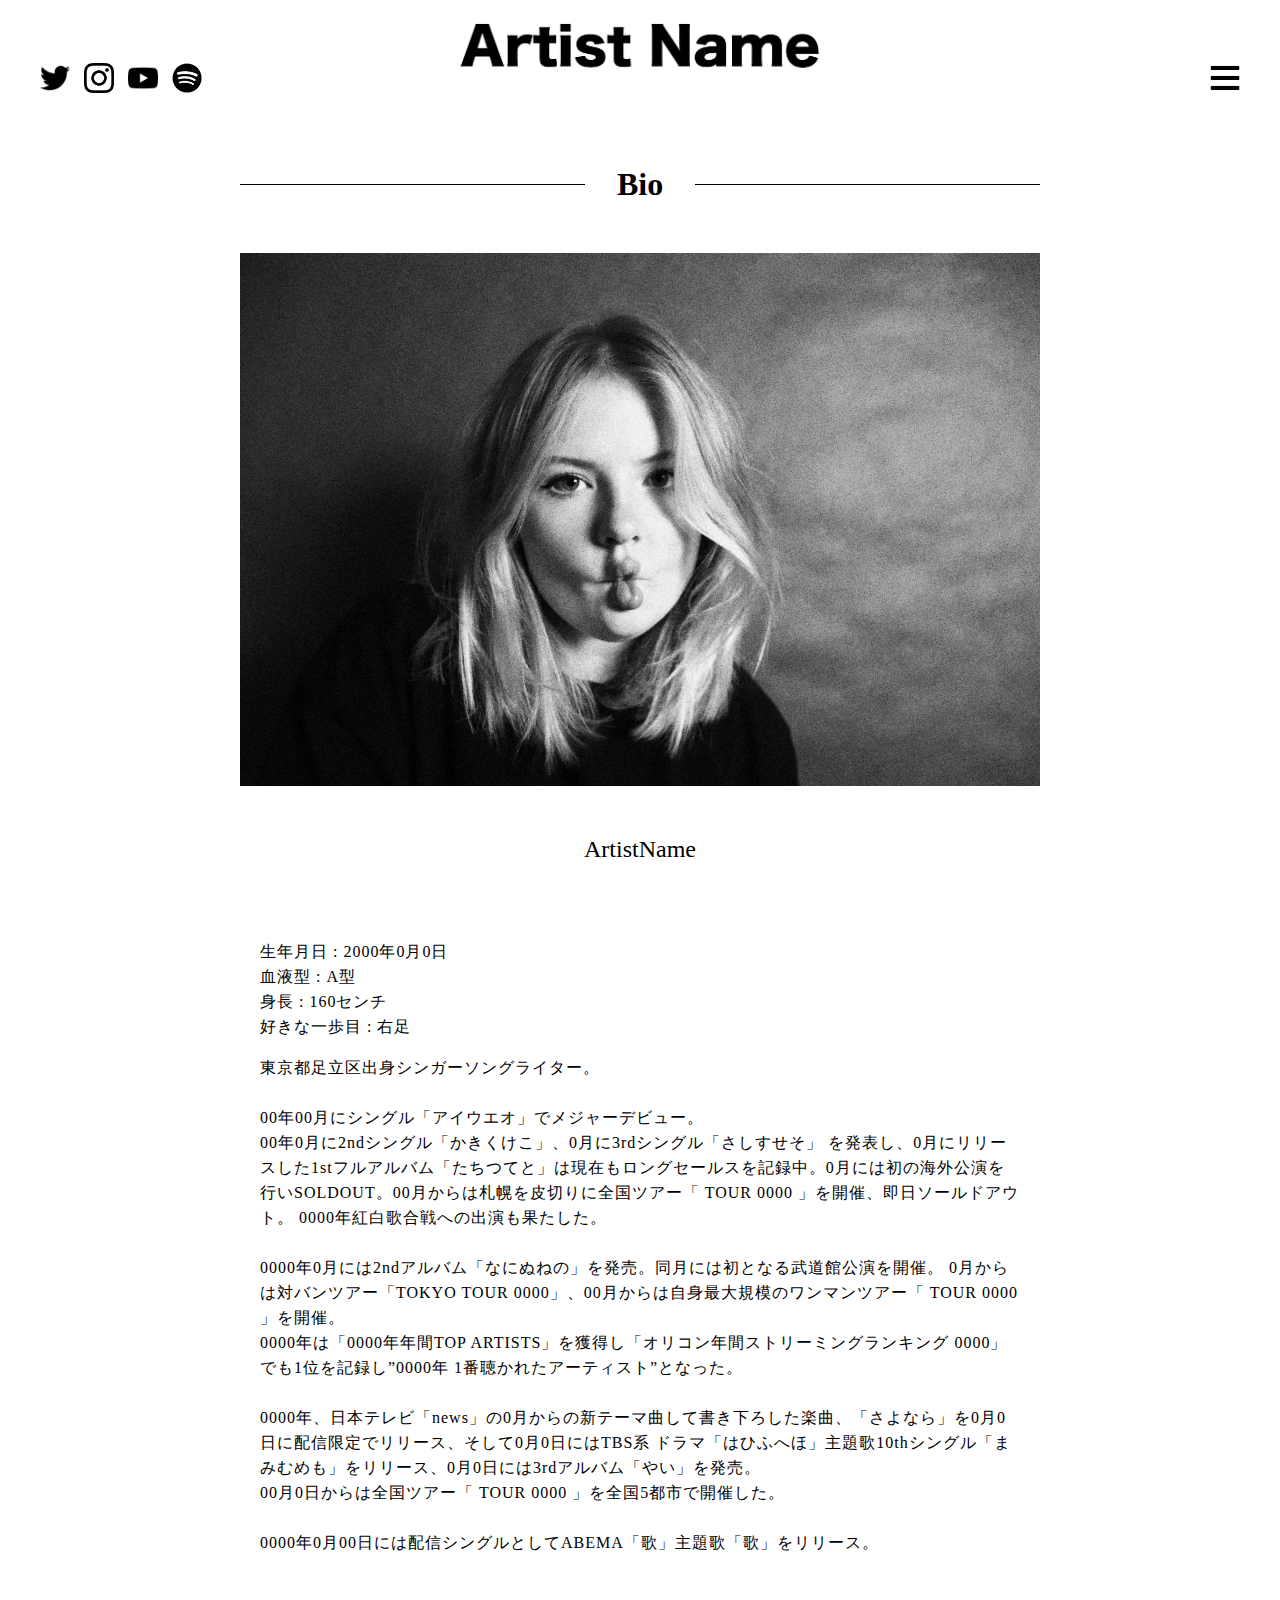
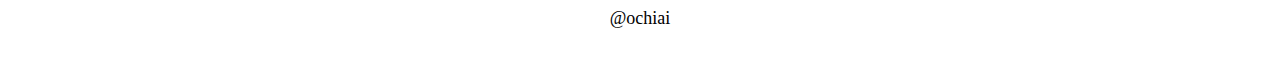
<file: bio.html>
<!DOCTYPE html>
<html lang="ja">

<head>
    <meta charset="UTF-8">
    <meta http-equiv="X-UA-Compatible" content="IE=edge">
    <meta name="viewport" content="width=device-width, initial-scale=1.0">
    <title>info</title>
    <link rel="stylesheet" href="bio.css">
</head>

<body>
    <div class="wrap">
        <div class="container">
            <div class="SNS">
                <a href="#"><img src="images/tt.png" alt="#" width="30px"></a>
                <a href="#"><img src="images/in.png" alt="#" width="30px"></a>
                <a href="#"><img src="images/you.png" alt="#" width="30px"></a>
                <a href="#"><img src="images/spo.png" alt="#" width="30px"></a>


            </div>
            <div class="header-logo"><a href="index.html">
                <img src="images/ArtistName.png" alt="#">
                </a></div>

            <div class="menu"
                onclick="obj=document.getElementById('open').style;obj.display=(obj.display=='none')?'block':'none';">
                <a href="#" style="cursor: pointer;"><img src="images/icon.png" alt="#" width="30px"></a>
            </div>
        </div>
        <div class="menu-list" id="open">
            <ul>
                <li> <a href="info.html">Info</a></li>
                <li><a href="live.html">Live</a></li>
                <li><a href="dic.html">Disco</a></li>
                <li><a href="bio.html">Bio</a></li>
            </ul>
        </div>

        <div class="content">
            <div class="title">
                <h1>Bio</h1>
            </div>
            <div class="bio-content">
                <div class="bio-photo">
                    <img src="images/man.jpg" alt="#">
                </div>
                <div class="bio-name">
                    <p>ArtistName</p>
                </div>
                <div class="bio-text">
                    <p>生年月日 : 2000年0月0日<br>
                        血液型 : A型<br>
                        身長 : 160センチ<br>
                        好きな一歩目 : 右足
                    </p>
                    <p>東京都足立区出身シンガーソングライター。
                        <br>
                        <br>
                        00年00月にシングル「アイウエオ」でメジャーデビュー。
                        <br>
                        00年0月に2ndシングル「かきくけこ」、0月に3rdシングル「さしすせそ」 を発表し、0月にリリースした1stフルアルバム「たちつてと」は現在もロングセールスを記録中。0月には初の海外公演を行いSOLDOUT。00月からは札幌を皮切りに全国ツアー「 TOUR 0000 」を開催、即日ソールドアウト。
                        0000年紅白歌合戦への出演も果たした。
                        <br>
                        <br>
                        0000年0月には2ndアルバム「なにぬねの」を発売。同月には初となる武道館公演を開催。
                        0月からは対バンツアー「TOKYO TOUR 0000」、00月からは自身最大規模のワンマンツアー「 TOUR 0000 」を開催。
                        <br>
                        0000年は「0000年年間TOP ARTISTS」を獲得し「オリコン年間ストリーミングランキング 0000」でも1位を記録し”0000年 1番聴かれたアーティスト”となった。
                        <br>
                        <br>
                        0000年、日本テレビ「news」の0月からの新テーマ曲して書き下ろした楽曲、「さよなら」を0月0日に配信限定でリリース、そして0月0日にはTBS系 ドラマ「はひふへほ」主題歌10thシングル「まみむめも」をリリース、0月0日には3rdアルバム「やい」を発売。
                        <br>
                        00月0日からは全国ツアー「 TOUR 0000 」を全国5都市で開催した。
                        <br>
                        <br>
                        0000年0月00日には配信シングルとしてABEMA「歌」主題歌「歌」をリリース。</p>
                </div>
            </div>


            <div class="footer">
                <p>@ochiai</p>
            </div>


        </div>
</body>

</html>
</file>
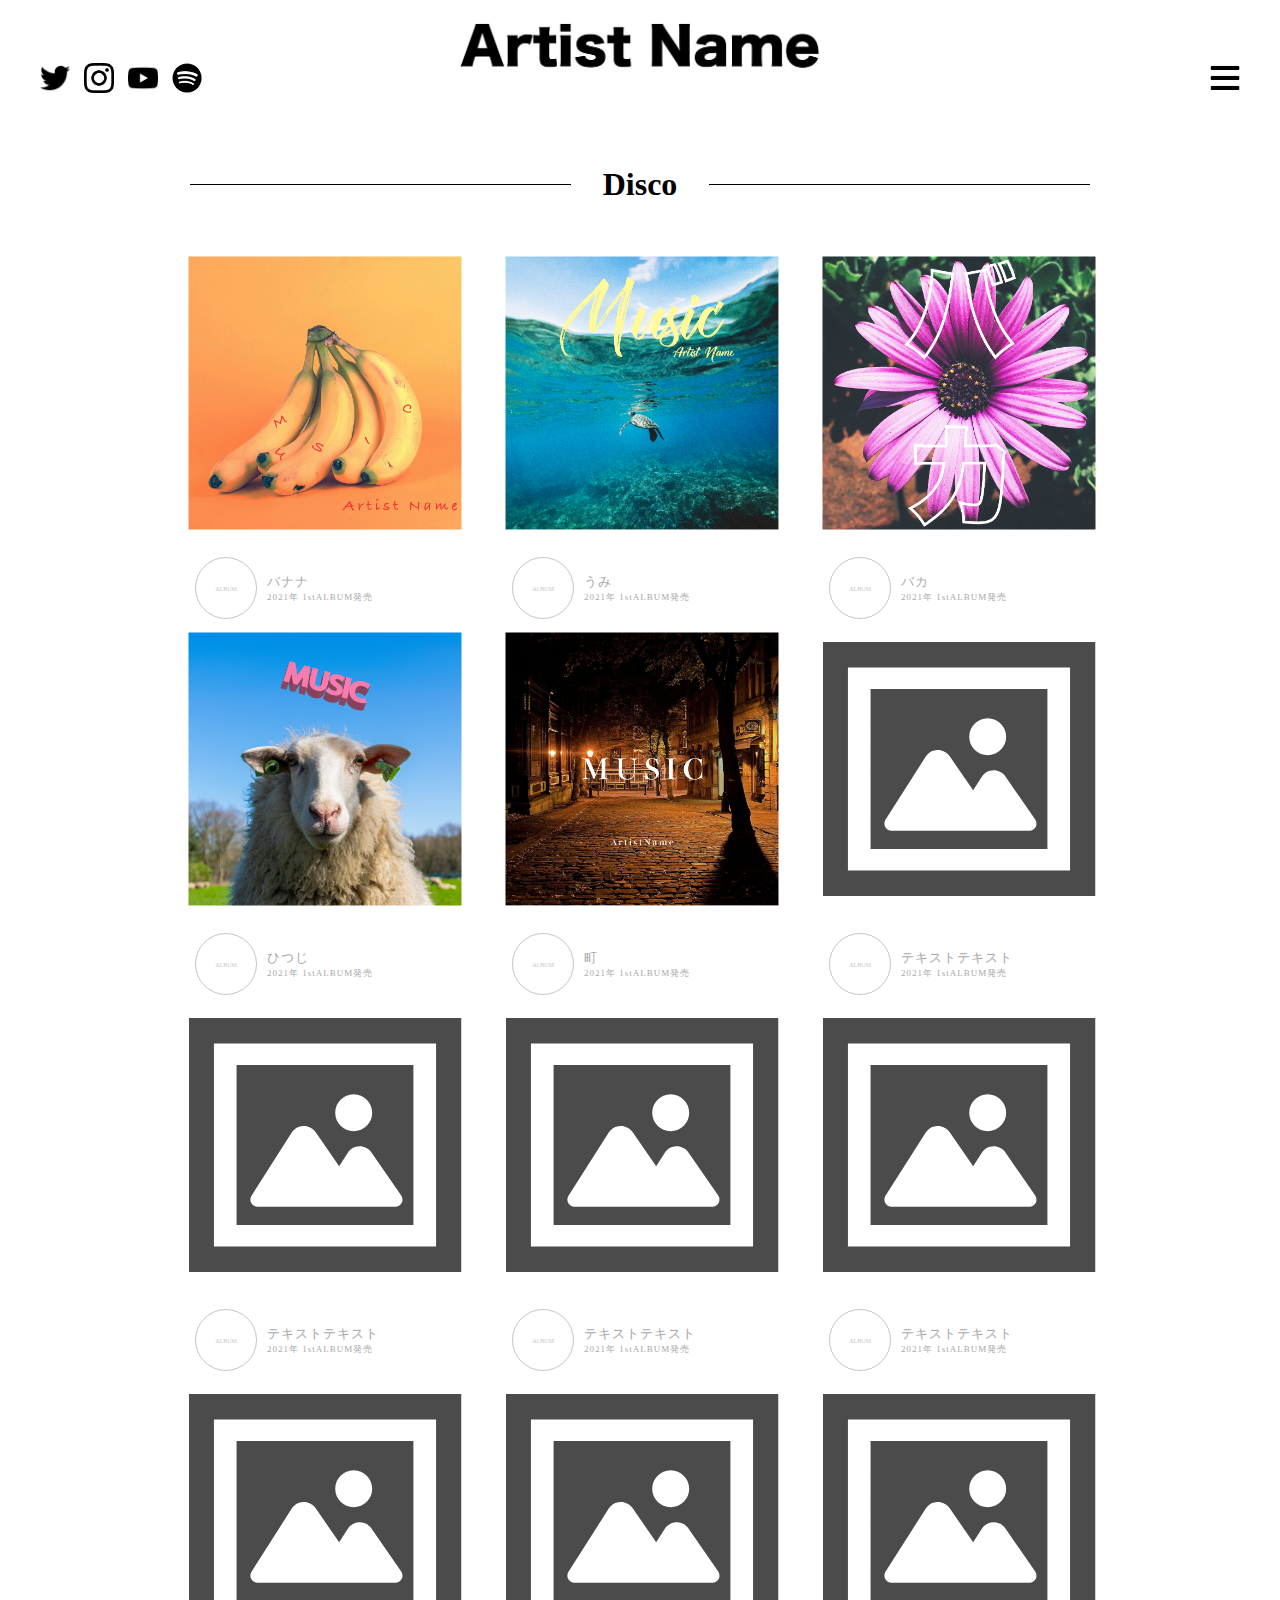
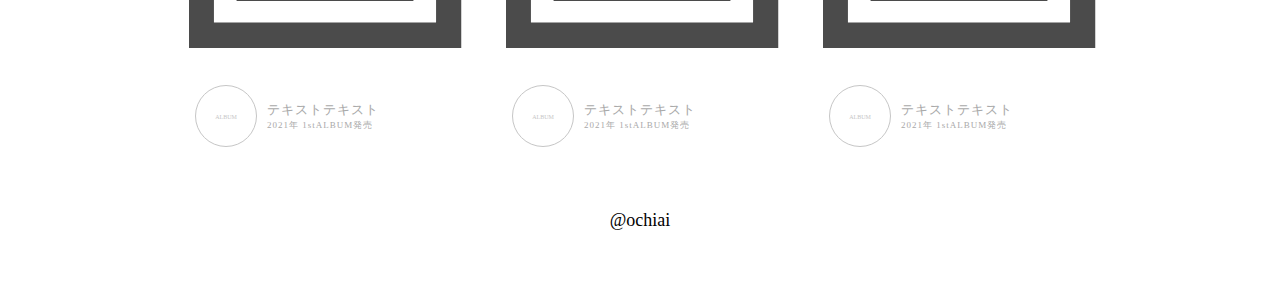
<file: dic.html>
<!DOCTYPE html>
<html lang="ja">

<head>
    <meta charset="UTF-8">
    <meta http-equiv="X-UA-Compatible" content="IE=edge">
    <meta name="viewport" content="width=device-width, initial-scale=1.0">
    <title>Disco</title>
    <link rel="stylesheet" href="dic.css">
</head>

<body>
    <div class="wrap">
        <div class="container">
            <div class="SNS">
                <a href="#"><img src="images/tt.png" alt="#" width="30px"></a>
                <a href="#"><img src="images/in.png" alt="#" width="30px"></a>
                <a href="#"><img src="images/you.png" alt="#" width="30px"></a>
                <a href="#"><img src="images/spo.png" alt="#" width="30px"></a>
            </div>
            <div class="header-logo">
                <a href="index.html">
                    <img src="images/ArtistName.png" alt="#">
                </a>
            </div>

            <div class="menu"
                onclick="obj=document.getElementById('open').style;obj.display=(obj.display=='none')?'block':'none';">
                <a href="#" style="cursor: pointer;"><img src="images/icon.png" alt="#" width="30px"></a>
            </div>
        </div>
        <div class="menu-list" id="open">
            <ul>
                <li> <a href="info.html">Info</a></li>
                <li><a href="live.html">Live</a></li>
                <li><a href="dic.html">Disco</a></li>
                <li><a href="bio.html">Bio</a></li>
            </ul>
        </div>

        <div class="content">
            <div class="title">
                <h1>Disco</h1>
            </div>
            <div class="disc-box">
                <ul>
                    <li>
                        <a href="#">
                            <div class="disc">
                                <img src="images/banana.png" alt="#">
                            </div>
                            <div class="disc-item-box">
                                <div class="disc-maru">
                                    <p>ALBUM</p>
                                </div>
                                <div class="disc-text-box">
                                    <p class="disc-text">バナナ</p>
                                    <p class="disc-date">2021年 1stALBUM発売</p>
                                </div>
                            </div>
                        </a>
                    </li>
                    <li>
                        <a href="#">
                            <div class="disc">
                                <img src="images/umi.png" alt="#">
                            </div>
                            <div class="disc-item-box">
                                <div class="disc-maru">
                                    <p>ALBUM</p>
                                </div>
                                <div class="disc-text-box">
                                    <p class="disc-text">うみ</p>
                                    <p class="disc-date">2021年 1stALBUM発売</p>
                                </div>
                            </div>
                        </a>
                    </li>
                    <li>
                        <a href="#">
                            <div class="disc">
                                <img src="images/hana.png" alt="#">
                            </div>
                            <div class="disc-item-box">
                                <div class="disc-maru">
                                    <p>ALBUM</p>
                                </div>
                                <div class="disc-text-box">
                                    <p class="disc-text">バカ</p>
                                    <p class="disc-date">2021年 1stALBUM発売</p>
                                </div>
                            </div>
                        </a>
                    </li>
                    <li>
                        <a href="#">
                            <div class="disc">
                                <img src="images/hutuji.png" alt="#">
                            </div>
                            <div class="disc-item-box">
                                <div class="disc-maru">
                                    <p>ALBUM</p>
                                </div>
                                <div class="disc-text-box">
                                    <p class="disc-text">ひつじ</p>
                                    <p class="disc-date">2021年 1stALBUM発売</p>
                                </div>
                            </div>
                        </a>
                    </li>
                    <li>
                        <a href="#">
                            <div class="disc">
                                <img src="images/town.jpg" alt="#">
                            </div>
                            <div class="disc-item-box">
                                <div class="disc-maru">
                                    <p>ALBUM</p>
                                </div>
                                <div class="disc-text-box">
                                    <p class="disc-text">町
                                    </p>
                                    <p class="disc-date">2021年 1stALBUM発売</p>
                                </div>
                            </div>
                        </a>
                    </li>
                    <li>
                        <a href="#">
                            <div class="disc">
                                <img src="images/ii.svg" alt="#">
                            </div>
                            <div class="disc-item-box">
                                <div class="disc-maru">
                                    <p>ALBUM</p>
                                </div>
                                <div class="disc-text-box">
                                    <p class="disc-text">テキストテキスト</p>
                                    <p class="disc-date">2021年 1stALBUM発売</p>
                                </div>
                            </div>
                        </a>
                    </li>
                    <li>
                        <a href="#">
                            <div class="disc">
                                <img src="images/ii.svg" alt="#">
                            </div>
                            <div class="disc-item-box">
                                <div class="disc-maru">
                                    <p>ALBUM</p>
                                </div>
                                <div class="disc-text-box">
                                    <p class="disc-text">テキストテキスト</p>
                                    <p class="disc-date">2021年 1stALBUM発売</p>
                                </div>
                            </div>
                        </a>
                    </li>
                    <li>
                        <a href="#">
                            <div class="disc">
                                <img src="images/ii.svg" alt="#">
                            </div>
                            <div class="disc-item-box">
                                <div class="disc-maru">
                                    <p>ALBUM</p>
                                </div>
                                <div class="disc-text-box">
                                    <p class="disc-text">テキストテキスト</p>
                                    <p class="disc-date">2021年 1stALBUM発売</p>
                                </div>
                            </div>
                        </a>
                    </li>
                    <li>
                        <a href="#">
                            <div class="disc">
                                <img src="images/ii.svg" alt="#">
                            </div>
                            <div class="disc-item-box">
                                <div class="disc-maru">
                                    <p>ALBUM</p>
                                </div>
                                <div class="disc-text-box">
                                    <p class="disc-text">テキストテキスト</p>
                                    <p class="disc-date">2021年 1stALBUM発売</p>
                                </div>
                            </div>
                        </a>
                    </li>
                    <li>
                        <a href="#">
                            <div class="disc">
                                <img src="images/ii.svg" alt="#">
                            </div>
                            <div class="disc-item-box">
                                <div class="disc-maru">
                                    <p>ALBUM</p>
                                </div>
                                <div class="disc-text-box">
                                    <p class="disc-text">テキストテキスト</p>
                                    <p class="disc-date">2021年 1stALBUM発売</p>
                                </div>
                            </div>
                        </a>
                    </li>
                    <li>
                        <a href="#">
                            <div class="disc">
                                <img src="images/ii.svg" alt="#">
                            </div>
                            <div class="disc-item-box">
                                <div class="disc-maru">
                                    <p>ALBUM</p>
                                </div>
                                <div class="disc-text-box">
                                    <p class="disc-text">テキストテキスト</p>
                                    <p class="disc-date">2021年 1stALBUM発売</p>
                                </div>
                            </div>
                        </a>
                    </li>
                    <li>
                        <a href="#">
                            <div class="disc">
                                <img src="images/ii.svg" alt="#">
                            </div>
                            <div class="disc-item-box">
                                <div class="disc-maru">
                                    <p>ALBUM</p>
                                </div>
                                <div class="disc-text-box">
                                    <p class="disc-text">テキストテキスト</p>
                                    <p class="disc-date">2021年 1stALBUM発売</p>
                                </div>
                            </div>
                        </a>
                    </li>
                </ul>
            </div>


        </div>

        <div class="footer">
            <p>@ochiai</p>
        </div>


    </div>
</body>

</html>
</file>
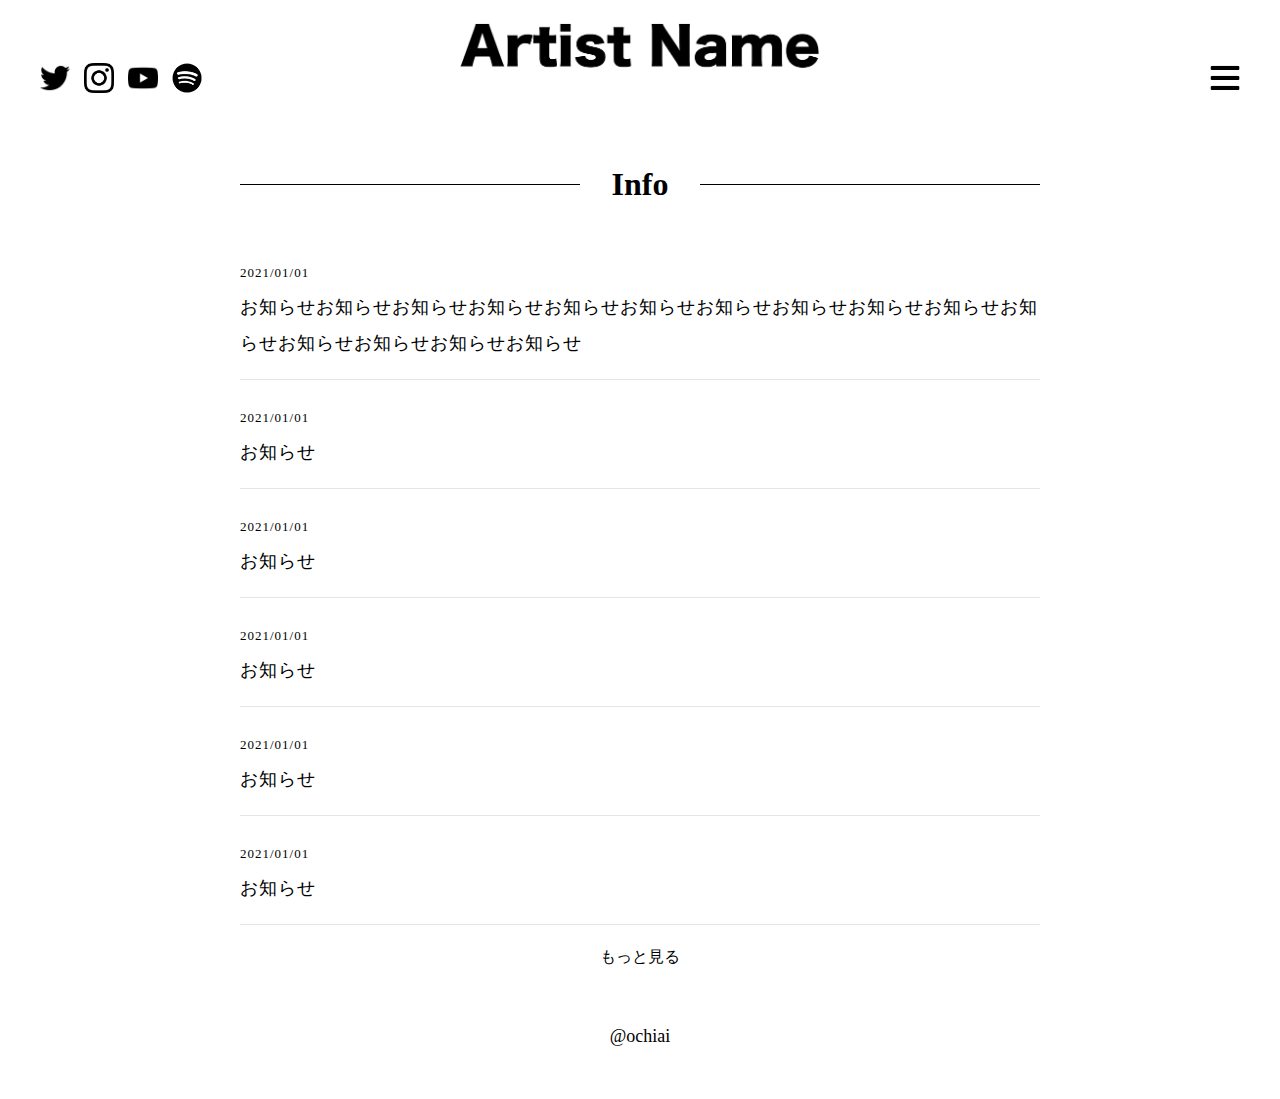
<file: info.html>
<!DOCTYPE html>
<html lang="ja">

<head>
    <meta charset="UTF-8">
    <meta http-equiv="X-UA-Compatible" content="IE=edge">
    <meta name="viewport" content="width=device-width, initial-scale=1.0">
    <title>info</title>
    <link rel="stylesheet" href="info.css">
</head>

<body>
    <div class="wrap">
        <div class="container">
            <div class="SNS">
                <a href="#"><img src="images/tt.png" alt="#" width="30px"></a>
                <a href="#"><img src="images/in.png" alt="#" width="30px"></a>
                <a href="#"><img src="images/you.png" alt="#" width="30px"></a>
                <a href="#"><img src="images/spo.png" alt="#" width="30px"></a>
            </div>
            <div class="header-logo"><a href="index.html">
                    <img src="images/ArtistName.png" alt="#">
                </a></div>

            <div class="menu"
                onclick="obj=document.getElementById('open').style;obj.display=(obj.display=='none')?'block':'none';">
                <a href="#" style="cursor: pointer;"><img src="images/icon.png" alt="#" width="30px"></a>
            </div>
        </div>
        <div class="menu-list" id="open">
            <ul>
                <li> <a href="info.html">Info</a></li>
                <li><a href="live.html">Live</a></li>
                <li> <a href="dic.html">Disco</a></li>
                <li><a href="bio.html">Bio</a></li>
            </ul>
        </div>

        <div class="content">
            <div class="title">
                <h1>Info</h1>
            </div>
            <ul>
                <a href="#">
                    <li>
                        <p><span>2021/01/01</span><br>お知らせお知らせお知らせお知らせお知らせお知らせお知らせお知らせお知らせお知らせお知らせお知らせお知らせお知らせお知らせ</p>
                    </li>
                </a>
                <a href="#">
                    <li>
                        <p><span>2021/01/01</span><br>お知らせ</p>
                    </li>
                </a>
                <a href="#">
                    <li>
                        <p><span>2021/01/01</span><br>お知らせ</p>
                    </li>
                </a>
                <a href="#">
                    <li>
                        <p><span>2021/01/01</span><br>お知らせ</p>
                    </li>
                </a>
                <a href="#">
                    <li>
                        <p><span>2021/01/01</span><br>お知らせ</p>
                    </li>
                </a>
                <a href="#">
                    <li>
                        <p><span>2021/01/01</span><br>お知らせ</p>
                    </li>
                </a>
                <div class="ll"
                    onclick="obj=document.getElementById('list').style;obj.display=(obj.display=='none')?'block':'none';">
                    <a href="#" style="cursor: pointer;">
                        <p>もっと見る</p>
                    </a>
                </div>
                <div class="more-list" id="list">
                    <a href="#">
                        <li>
                            <p><span>2021/01/01</span><br>お知らせ</p>
                        </li>
                    </a><a href="#">
                        <li>
                            <p><span>2021/01/01</span><br>お知らせ</p>
                        </li>
                    </a><a href="#">
                        <li>
                            <p><span>2021/01/01</span><br>お知らせ</p>
                        </li>
                    </a><a href="#">
                        <li>
                            <p><span>2021/01/01</span><br>お知らせ</p>
                        </li>
                    </a><a href="#">
                        <li>
                            <p><span>2021/01/01</span><br>お知らせ</p>
                        </li>
                    </a><a href="#">
                        <li>
                            <p><span>2021/01/01</span><br>お知らせ</p>
                        </li>
                    </a>
                </div>
            </ul>

            <div class="footer">
                <p>@ochiai</p>
            </div>


        </div>
</body>

</html>
</file>
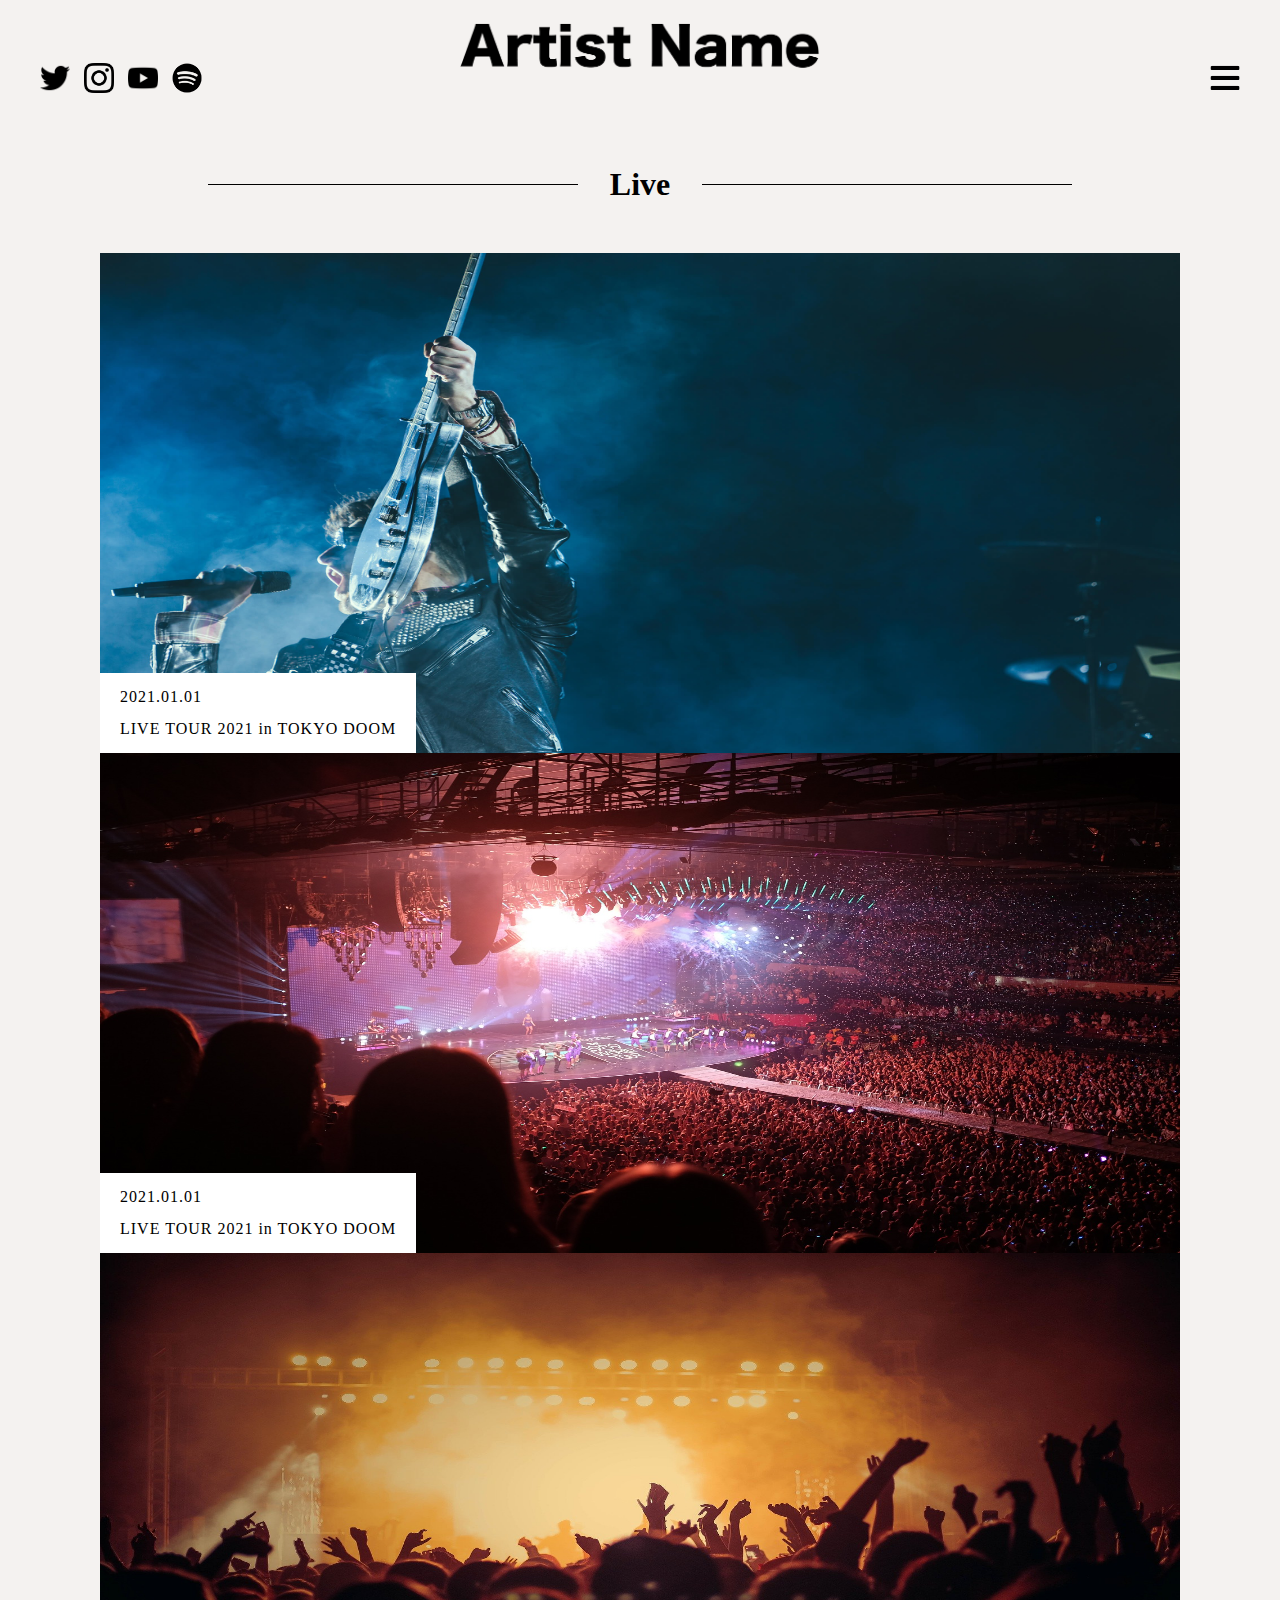
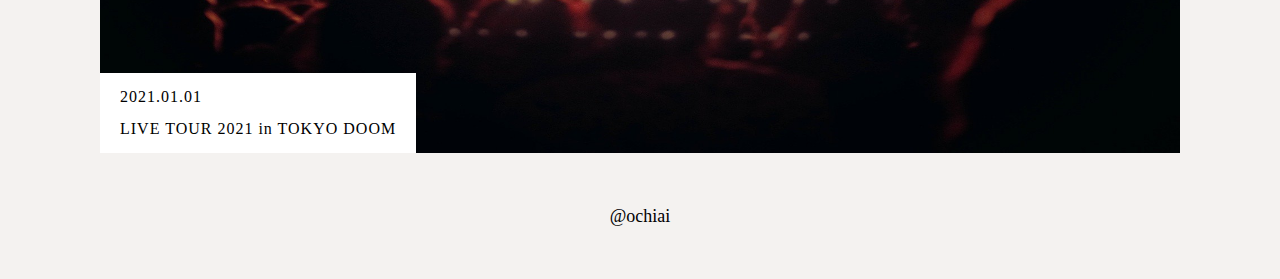
<file: live.html>
<!DOCTYPE html>
<html lang="ja">

<head>
    <meta charset="UTF-8">
    <meta http-equiv="X-UA-Compatible" content="IE=edge">
    <meta name="viewport" content="width=device-width, initial-scale=1.0">
    <title>Live</title>
    <link rel="stylesheet" href="live.css">
</head>

<body>
    <div class="wrap">
        <div class="container">
            <div class="SNS">
                <a href="#"><img src="images/tt.png" alt="#" width="30px"></a>
                <a href="#"><img src="images/in.png" alt="#" width="30px"></a>
                <a href="#"><img src="images/you.png" alt="#" width="30px"></a>
                <a href="#"><img src="images/spo.png" alt="#" width="30px"></a>
            </div>
            <div class="header-logo"><a href="index.html">
                <img src="images/ArtistName.png" alt="#">
                </a></div>

            <div class="menu"
                onclick="obj=document.getElementById('open').style;obj.display=(obj.display=='none')?'block':'none';">
                <a href="#" style="cursor: pointer;"><img src="images/icon.png" alt="#" width="30px"></a>
            </div>
        </div>
        <div class="menu-list" id="open">
            <ul>
                <li><a href="info.html">Info</a></li>
                <li><a href="live.html">Live</a></li>
                <li><a href="dic.html">Disco</a></li>
                <li><a href="bio.html">Bio</a></li>
            </ul>
        </div>

        <div class="content">
            <div class="title">
                <h1>Live</h1>
            </div>

            <div class="live-photo">
                <div class="live-photo-1">
                    <img src="images/concert.jpg" alt="#">
                    <div class="live-text">
                        <p class="live-data">2021.01.01</p>
                        <p class="live-title">LIVE TOUR 2021 in TOKYO DOOM</p>

                    </div>
                </div>
                <div class="live-photo-1">
                    <img src="images/concert1.jpg" alt="#">
                    <div class="live-text">
                        <p class="live-data">2021.01.01</p>
                        <p class="live-title">LIVE TOUR 2021 in TOKYO DOOM</p>
                    </div>
                </div>
                <div class="live-photo-1">
                    <img src="images/concert2.jpg" alt="#">
                    <div class="live-text">
                        <p class="live-data">2021.01.01</p>
                        <p class="live-title">LIVE TOUR 2021 in TOKYO DOOM</p>
                    </div>
                </div>
            </div>

            <div class="footer">
                <p>@ochiai</p>
            </div>


        </div>
</body>

</html>
</file>
<file: bio.css>
body {
  font-family: "Helvetica Neue";
  width: 100%;
  margin: 0;
  padding: 0;
  font-style: normal;
}

.wrap {
  max-width: 1200px;
  padding: 0 20px;
  margin: 0 auto;
}

.wrap .container {
  line-height: 1;
  overflow: hidden;
  display: -webkit-box;
  display: -ms-flexbox;
  display: flex;
  padding: 20px 0;
  -webkit-box-pack: justify;
      -ms-flex-pack: justify;
          justify-content: space-between;
  -webkit-box-align: end;
      -ms-flex-align: end;
          align-items: flex-end;
  width: 1200px;
}

.wrap .container .SNS {
  width: 30%;
}

.wrap .container .SNS a {
  margin-right: 10px;
}

.wrap .container .SNS a img:hover {
  opacity: 0.5;
}

.wrap .container .menu {
  width: 30%;
  text-align: right;
}

.wrap .container .menu img:hover {
  opacity: 0.5;
}

.wrap .container .header-logo {
  text-align: center;
  width: 30%;
}

.wrap .container .header-logo a {
  text-decoration: none;
  color: black;
}

.wrap .container .header-logo a img {
  width: 100%;
}

.wrap .container .header-logo a img:hover {
  opacity: 0.5;
}

.wrap .menu-list {
  display: none;
}

.wrap .menu-list ul {
  display: -webkit-box;
  display: -ms-flexbox;
  display: flex;
  list-style: none;
  -webkit-box-pack: end;
      -ms-flex-pack: end;
          justify-content: flex-end;
  margin-right: 20px;
}

.wrap .menu-list ul li {
  -webkit-box-align: end;
      -ms-flex-align: end;
          align-items: flex-end;
  padding-left: 20px;
  font-size: x-large;
}

.wrap .menu-list ul li a {
  text-decoration: none;
  color: black;
}

.wrap .menu-list ul li:hover {
  opacity: 0.5;
}

.wrap .content {
  width: 800px;
  margin: 0 auto;
}

.wrap .content .title {
  width: 100%;
  margin: 0 auto;
}

.wrap .content .title a:hover {
  opacity: 0.5;
}

.wrap .content .title h1 {
  text-align: center;
  margin: 50px 0;
  display: -webkit-box;
  display: -ms-flexbox;
  display: flex;
  -webkit-box-align: center;
      -ms-flex-align: center;
          align-items: center;
}

.wrap .content .title h1::before {
  content: "";
  -webkit-box-flex: 1;
      -ms-flex-positive: 1;
          flex-grow: 1;
  border-top: 1px solid black;
  margin-right: 2rem;
}

.wrap .content .title h1::after {
  content: "";
  -webkit-box-flex: 1;
      -ms-flex-positive: 1;
          flex-grow: 1;
  border-top: 1px solid black;
  margin-left: 2rem;
}

.wrap .content .bio-content .bio-photo {
  line-height: 0;
}

.wrap .content .bio-content .bio-photo img {
  width: 100%;
}

.wrap .content .bio-content .bio-name p {
  padding: 20px 0;
  margin: 30px 0;
  font-size: x-large;
  text-align: center;
}

.wrap .content .bio-content .bio-text {
  padding: 10px  20px 0 20px;
}

.wrap .content .bio-content .bio-text p {
  line-height: 25px;
  letter-spacing: 1px;
}

.wrap .footer {
  width: 800px;
  line-height: 5;
}

.wrap .footer p {
  text-align: center;
  font-size: large;
}
/*# sourceMappingURL=bio.css.map */
</file>
<file: dic.css>
body {
  font-family: "Helvetica Neue";
  width: 100%;
  margin: 0;
  padding: 0;
  font-style: normal;
}

.wrap {
  max-width: 1200px;
  padding: 0 20px;
  margin: 0 auto;
}

.wrap .container {
  line-height: 1;
  overflow: hidden;
  display: -webkit-box;
  display: -ms-flexbox;
  display: flex;
  padding: 20px 0;
  -webkit-box-pack: justify;
      -ms-flex-pack: justify;
          justify-content: space-between;
  -webkit-box-align: end;
      -ms-flex-align: end;
          align-items: flex-end;
  width: 1200px;
}

.wrap .container .SNS {
  width: 30%;
}

.wrap .container .SNS a {
  margin-right: 10px;
}

.wrap .container .SNS a img:hover {
  opacity: 0.5;
}

.wrap .container .menu {
  width: 30%;
  text-align: right;
}

.wrap .container .menu img:hover {
  opacity: 0.5;
}

.wrap .container .header-logo {
  text-align: center;
  width: 30%;
}

.wrap .container .header-logo a {
  text-decoration: none;
  color: black;
}

.wrap .container .header-logo a img {
  width: 100%;
}

.wrap .container .header-logo a img:hover {
  opacity: 0.5;
}

.wrap .menu-list {
  display: none;
}

.wrap .menu-list ul {
  display: -webkit-box;
  display: -ms-flexbox;
  display: flex;
  list-style: none;
  -webkit-box-pack: end;
      -ms-flex-pack: end;
          justify-content: flex-end;
  margin-right: 20px;
}

.wrap .menu-list ul li {
  -webkit-box-align: end;
      -ms-flex-align: end;
          align-items: flex-end;
  padding-left: 20px;
  font-size: x-large;
}

.wrap .menu-list ul li a {
  text-decoration: none;
  color: black;
}

.wrap .menu-list ul li:hover {
  opacity: 0.5;
}

.wrap .content {
  width: 1000px;
  margin: 0 auto;
}

.wrap .content .title {
  width: 90%;
  margin: 0 auto;
}

.wrap .content .title a:hover {
  opacity: 0.5;
}

.wrap .content .title h1 {
  text-align: center;
  margin: 50px 0;
  display: -webkit-box;
  display: -ms-flexbox;
  display: flex;
  -webkit-box-align: center;
      -ms-flex-align: center;
          align-items: center;
}

.wrap .content .title h1::before {
  content: "";
  -webkit-box-flex: 1;
      -ms-flex-positive: 1;
          flex-grow: 1;
  border-top: 1px solid black;
  margin-right: 2rem;
}

.wrap .content .title h1::after {
  content: "";
  -webkit-box-flex: 1;
      -ms-flex-positive: 1;
          flex-grow: 1;
  border-top: 1px solid black;
  margin-left: 2rem;
}

.wrap .content .disc-box ul {
  display: block;
  margin: 0 auto;
  padding: 0;
  -ms-flex-wrap: wrap;
      flex-wrap: wrap;
  display: -webkit-box;
  display: -ms-flexbox;
  display: flex;
  width: 1000px;
}

.wrap .content .disc-box ul li {
  margin: 10px 0 10px 55px;
  list-style: none;
}

.wrap .content .disc-box ul li a {
  text-decoration: none;
}

.wrap .content .disc-box ul li a .disc {
  margin-bottom: 30px;
  width: 260px;
}

.wrap .content .disc-box ul li a .disc img {
  width: 100%;
  -webkit-transform: scale(1.05);
          transform: scale(1.05);
  -webkit-transition: 1s;
  transition: 1s;
}

.wrap .content .disc-box ul li a .disc img:hover {
  -webkit-transform: none;
          transform: none;
  -webkit-transition: .3s;
  transition: .3s;
}

.wrap .content .disc-box ul li a .disc-item-box {
  display: -webkit-box;
  display: -ms-flexbox;
  display: flex;
  -webkit-box-align: center;
      -ms-flex-align: center;
          align-items: center;
  text-align: left;
}

.wrap .content .disc-box ul li a .disc-item-box .disc-maru {
  font-size: 6px;
  line-height: 50px;
  width: 60px;
  height: 60px;
  color: #c6c6c6;
  text-align: center;
  border: 1px solid #c6c6c6;
  border-radius: 50%;
}

.wrap .content .disc-box ul li a .disc-item-box .disc-text-box {
  width: 190px;
  margin-left: 10px;
}

.wrap .content .disc-box ul li a .disc-item-box .disc-text-box .disc-text {
  letter-spacing: 1px;
  margin: 0;
  padding: 0;
  font-size: small;
  color: #a9a9a9;
}

.wrap .content .disc-box ul li a .disc-item-box .disc-text-box .disc-date {
  letter-spacing: 1px;
  margin: 0;
  padding: 0;
  font-size: xx-small;
  color: #a9a9a9;
}

.wrap .footer {
  width: 800px;
  line-height: 5;
  margin: 0 auto;
}

.wrap .footer p {
  text-align: center;
  font-size: large;
}
/*# sourceMappingURL=dic.css.map */
</file>
<file: info.css>
body {
  font-family: "Helvetica Neue";
  width: 100%;
  margin: 0;
  padding: 0;
  font-style: normal;
}

.wrap {
  max-width: 1200px;
  padding: 0 20px;
  margin: 0 auto;
}

.wrap .container {
  line-height: 1;
  overflow: hidden;
  display: -webkit-box;
  display: -ms-flexbox;
  display: flex;
  padding: 20px 0;
  -webkit-box-pack: justify;
      -ms-flex-pack: justify;
          justify-content: space-between;
  -webkit-box-align: end;
      -ms-flex-align: end;
          align-items: flex-end;
  width: 1200px;
}

.wrap .container .SNS {
  width: 30%;
}

.wrap .container .SNS a {
  margin-right: 10px;
}

.wrap .container .SNS a img:hover {
  opacity: 0.5;
}

.wrap .container .menu {
  width: 30%;
  text-align: right;
}

.wrap .container .menu img:hover {
  opacity: 0.5;
}

.wrap .container .header-logo {
  text-align: center;
  width: 30%;
}

.wrap .container .header-logo a {
  text-decoration: none;
  color: #000;
}

.wrap .container .header-logo a img {
  width: 100%;
}

.wrap .container .header-logo a img:hover {
  opacity: 0.5;
}

.wrap .menu-list {
  display: none;
}

.wrap .menu-list ul {
  display: -webkit-box;
  display: -ms-flexbox;
  display: flex;
  list-style: none;
  -webkit-box-pack: end;
      -ms-flex-pack: end;
          justify-content: flex-end;
  margin-right: 20px;
}

.wrap .menu-list ul li {
  -webkit-box-align: end;
      -ms-flex-align: end;
          align-items: flex-end;
  padding-left: 20px;
  font-size: x-large;
}

.wrap .menu-list ul li a {
  text-decoration: none;
  color: #000;
}

.wrap .menu-list ul li:hover {
  opacity: 0.5;
}

.wrap .content {
  width: 800px;
  margin: 0 auto;
}

.wrap .content .title {
  width: 100%;
  margin: 0 auto;
}

.wrap .content .title a:hover {
  opacity: 0.5;
}

.wrap .content .title h1 {
  text-align: center;
  margin: 50px 0;
  display: -webkit-box;
  display: -ms-flexbox;
  display: flex;
  -webkit-box-align: center;
      -ms-flex-align: center;
          align-items: center;
}

.wrap .content .title h1::before {
  content: "";
  -webkit-box-flex: 1;
      -ms-flex-positive: 1;
          flex-grow: 1;
  border-top: 1px solid #000;
  margin-right: 2rem;
}

.wrap .content .title h1::after {
  content: "";
  -webkit-box-flex: 1;
      -ms-flex-positive: 1;
          flex-grow: 1;
  border-top: 1px solid #000;
  margin-left: 2rem;
}

.wrap .content ul {
  width: 800px;
  margin: 0;
  padding: 0;
  list-style: none;
}

.wrap .content ul p:hover {
  opacity: 0.5;
}

.wrap .content ul a {
  line-height: 2;
  text-decoration: none;
  color: #000;
}

.wrap .content ul li {
  border-bottom: 1px solid rgba(0, 0, 0, 0.1);
}

.wrap .content ul li p {
  letter-spacing: 1px;
  font-size: large;
}

.wrap .content ul li p span {
  font-size: small;
}

.wrap .content .ll a p {
  text-align: center;
}

.wrap .content .more-list {
  display: none;
}

.wrap .footer {
  width: 800px;
  line-height: 5;
}

.wrap .footer p {
  text-align: center;
  font-size: large;
}
/*# sourceMappingURL=info.css.map */
</file>
<file: live.css>
body {
  font-family: "Helvetica Neue";
  background-color: #f4f2f0;
  width: 100%;
  margin: 0;
  padding: 0;
  font-style: normal;
}

.wrap {
  max-width: 1200px;
  padding: 0 20px;
  margin: 0 auto;
}

.wrap .container {
  line-height: 1;
  overflow: hidden;
  display: -webkit-box;
  display: -ms-flexbox;
  display: flex;
  padding: 20px 0;
  -webkit-box-pack: justify;
      -ms-flex-pack: justify;
          justify-content: space-between;
  -webkit-box-align: end;
      -ms-flex-align: end;
          align-items: flex-end;
  width: 1200px;
}

.wrap .container .SNS {
  width: 30%;
}

.wrap .container .SNS a {
  margin-right: 10px;
}

.wrap .container .SNS a img:hover {
  opacity: 0.5;
}

.wrap .container .menu {
  width: 30%;
  text-align: right;
}

.wrap .container .menu img:hover {
  opacity: 0.5;
}

.wrap .container .header-logo {
  text-align: center;
  width: 30%;
}

.wrap .container .header-logo a {
  text-decoration: none;
  color: black;
}

.wrap .container .header-logo a img {
  width: 100%;
}

.wrap .container .header-logo a img:hover {
  opacity: 0.5;
}

.wrap .menu-list {
  display: none;
}

.wrap .menu-list ul {
  display: -webkit-box;
  display: -ms-flexbox;
  display: flex;
  list-style: none;
  -webkit-box-pack: end;
      -ms-flex-pack: end;
          justify-content: flex-end;
  margin-right: 20px;
}

.wrap .menu-list ul li {
  -webkit-box-align: end;
      -ms-flex-align: end;
          align-items: flex-end;
  padding-left: 20px;
  font-size: x-large;
}

.wrap .menu-list ul li a {
  text-decoration: none;
  color: black;
}

.wrap .menu-list ul li:hover {
  opacity: 0.5;
}

.wrap .content {
  max-width: 1080px;
  margin: 0 auto;
}

.wrap .content .title {
  width: 80%;
  margin: 0 auto;
}

.wrap .content .title a:hover {
  opacity: 0.5;
}

.wrap .content .title h1 {
  text-align: center;
  margin: 50px 0;
  display: -webkit-box;
  display: -ms-flexbox;
  display: flex;
  -webkit-box-align: center;
      -ms-flex-align: center;
          align-items: center;
}

.wrap .content .title h1::before {
  content: "";
  -webkit-box-flex: 1;
      -ms-flex-positive: 1;
          flex-grow: 1;
  border-top: 1px solid black;
  margin-right: 2rem;
}

.wrap .content .title h1::after {
  content: "";
  -webkit-box-flex: 1;
      -ms-flex-positive: 1;
          flex-grow: 1;
  border-top: 1px solid black;
  margin-left: 2rem;
}

.wrap .content .live-photo .live-photo-1 {
  position: relative;
  top: 0;
  left: 0;
  margin: 0 auto;
  line-height: 0;
  background-size: contain;
}

.wrap .content .live-photo .live-photo-1 img {
  width: 100%;
  height: 500px;
}

.wrap .content .live-photo .live-photo-1 .live-text {
  position: absolute;
  bottom: 0;
  left: 0;
  background-color: white;
}

.wrap .content .live-photo .live-photo-1 .live-text .live-data,
.wrap .content .live-photo .live-photo-1 .live-text .live-title {
  line-height: 1;
  letter-spacing: 1px;
  padding: 0 20px;
}

.wrap .footer {
  line-height: 5;
}

.wrap .footer p {
  text-align: center;
  font-size: large;
}
/*# sourceMappingURL=live.css.map */
</file>
